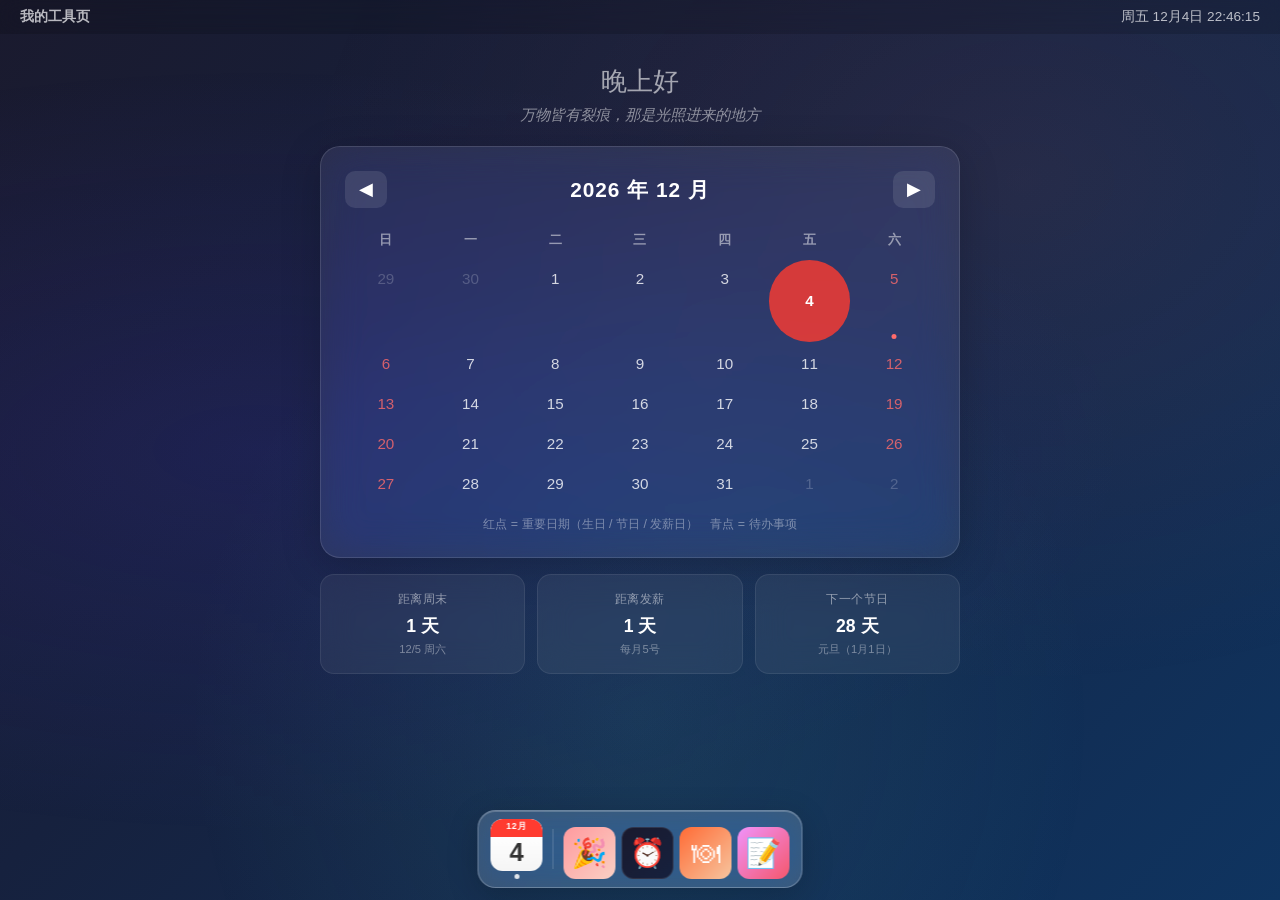
<file: index.html>
<!DOCTYPE html>
<html lang="zh">
<head>
<meta charset="UTF-8">
<meta name="viewport" content="width=device-width, initial-scale=1.0">
<title>日历 - 我的工具页</title>
<link rel="stylesheet" href="css/common.css">
<script src="js/favicon.js"></script>
<style>
  body {
    background: linear-gradient(135deg, #1a1a2e 0%, #16213e 40%, #0f3460 100%);
    display: flex;
    flex-direction: column;
    align-items: center;
  }

  /* Desktop wallpaper vibe */
  body::before {
    content: '';
    position: fixed;
    top: 0; left: 0; right: 0; bottom: 0;
    background:
      radial-gradient(ellipse at 20% 50%, rgba(72,49,212,0.15) 0%, transparent 60%),
      radial-gradient(ellipse at 80% 20%, rgba(255,107,107,0.08) 0%, transparent 50%),
      radial-gradient(ellipse at 50% 80%, rgba(78,205,196,0.1) 0%, transparent 50%);
    z-index: -1;
  }

  .top-bar {
    width: 100%;
    padding: 8px 20px;
    display: flex;
    justify-content: space-between;
    align-items: center;
    font-size: 0.85rem;
    opacity: 0.7;
    background: rgba(0,0,0,0.2);
    backdrop-filter: blur(10px);
  }

  .top-bar-left { font-weight: 600; }

  .page-title {
    margin: 30px 0 6px;
    font-size: 1.6rem;
    font-weight: 300;
    opacity: 0.6;
    text-align: center;
  }

  .quote {
    font-size: 0.95rem;
    opacity: 0.5;
    margin-bottom: 20px;
    text-align: center;
    font-style: italic;
  }

  /* Calendar widget */
  .calendar-widget {
    width: 94%;
    max-width: 640px;
    background: rgba(255,255,255,0.08);
    backdrop-filter: blur(20px) saturate(150%);
    -webkit-backdrop-filter: blur(20px) saturate(150%);
    border: 1px solid rgba(255,255,255,0.12);
    border-radius: 20px;
    padding: 24px;
    box-shadow: 0 8px 40px rgba(0,0,0,0.2);
  }

  .cal-nav {
    display: flex;
    align-items: center;
    justify-content: space-between;
    margin-bottom: 16px;
  }

  .cal-nav button {
    background: rgba(255,255,255,0.1);
    border: none;
    color: #fff;
    font-size: 1.1rem;
    padding: 8px 14px;
    border-radius: 10px;
    cursor: pointer;
    transition: background 0.2s;
  }

  .cal-nav button:hover { background: rgba(255,255,255,0.2); }

  .month-label {
    font-size: 1.3rem;
    font-weight: 600;
    letter-spacing: 1px;
  }

  .cal-grid {
    display: grid;
    grid-template-columns: repeat(7, 1fr);
    gap: 3px;
  }

  .cal-header {
    text-align: center;
    font-weight: 600;
    font-size: 0.8rem;
    padding: 8px 0;
    opacity: 0.5;
    text-transform: uppercase;
  }

  .cal-day {
    text-align: center;
    padding: 10px 0;
    border-radius: 12px;
    font-size: 0.95rem;
    position: relative;
    transition: background 0.2s;
    color: rgba(255,255,255,0.8);
  }

  .cal-day:not(.empty):hover {
    background: rgba(255,255,255,0.1);
    cursor: pointer;
  }

  .cal-day.today {
    background: rgba(255,59,48,0.8);
    color: #fff;
    font-weight: 700;
    border-radius: 50%;
    aspect-ratio: 1;
    display: flex;
    align-items: center;
    justify-content: center;
  }

  .cal-day.has-event::after {
    content: '';
    display: block;
    width: 5px;
    height: 5px;
    background: #ff6b6b;
    border-radius: 50%;
    position: absolute;
    bottom: 3px;
    left: 50%;
    transform: translateX(-50%);
  }

  .cal-day.today.has-event::after {
    background: #fff;
  }

  .cal-day.has-todo::before {
    content: '';
    display: block;
    width: 5px;
    height: 5px;
    background: #4ecdc4;
    border-radius: 50%;
    position: absolute;
    bottom: 3px;
    left: 50%;
    transform: translateX(-50%);
  }

  /* Both dots on the same day: place them side by side */
  .cal-day.has-event.has-todo::after {
    left: calc(50% - 7px);
    transform: none;
  }

  .cal-day.has-event.has-todo::before {
    left: calc(50% + 2px);
    transform: none;
  }

  .cal-day.other-month {
    opacity: 0.25;
  }

  .cal-day.weekend {
    color: rgba(255,107,107,0.8);
  }

  .cal-day.today.weekend {
    color: #fff;
  }

  .legend {
    margin-top: 14px;
    font-size: 0.78rem;
    opacity: 0.4;
    text-align: center;
  }

  /* Today info card */
  .today-info {
    width: 94%;
    max-width: 640px;
    margin-top: 16px;
    display: flex;
    gap: 12px;
  }

  .info-card {
    flex: 1;
    background: rgba(255,255,255,0.06);
    backdrop-filter: blur(16px);
    border: 1px solid rgba(255,255,255,0.08);
    border-radius: 14px;
    padding: 16px;
    text-align: center;
  }

  .info-card .info-label {
    font-size: 0.75rem;
    opacity: 0.5;
    margin-bottom: 6px;
    text-transform: uppercase;
    letter-spacing: 0.5px;
  }

  .info-card .info-value {
    font-size: 1.1rem;
    font-weight: 600;
  }

  .info-card .info-sub {
    font-size: 0.7rem;
    opacity: 0.4;
    margin-top: 4px;
  }

  @media (max-width: 600px) {
    .calendar-widget { padding: 16px; }
    .cal-day { padding: 8px 0; font-size: 0.85rem; }
    .today-info { flex-direction: column; }
    .page-title { font-size: 1.3rem; }
  }
</style>
</head>
<body>

<div class="top-bar">
  <span class="top-bar-left">我的工具页</span>
  <span id="topBarTime"></span>
</div>

<div class="page-title" id="greeting"></div>
<div class="quote" id="quote"></div>

<div class="calendar-widget">
  <div class="cal-nav">
    <button id="prev">&#9664;</button>
    <div class="month-label" id="monthLabel"></div>
    <button id="next">&#9654;</button>
  </div>
  <div class="cal-grid" id="calGrid"></div>
  <div class="legend">红点 = 重要日期（生日 / 节日 / 发薪日）　青点 = 待办事项</div>
</div>

<div class="today-info">
  <div class="info-card">
    <div class="info-label">距离周末</div>
    <div class="info-value" id="weekendCount"></div>
    <div class="info-sub" id="weekendDate"></div>
  </div>
  <div class="info-card">
    <div class="info-label">距离发薪</div>
    <div class="info-value" id="salaryCount"></div>
    <div class="info-sub">每月5号</div>
  </div>
  <div class="info-card">
    <div class="info-label">下一个节日</div>
    <div class="info-value" id="nextEventCount"></div>
    <div class="info-sub" id="nextEventName"></div>
  </div>
</div>

<script src="js/quotes.js"></script>
<script src="js/countdown.js"></script>
<script src="js/dock.js"></script>
<script>
  // Greeting
  const hour = new Date().getHours();
  const greetings = hour < 6 ? '夜深了，注意休息' : hour < 12 ? '早上好' : hour < 18 ? '下午好' : '晚上好';
  document.getElementById("greeting").textContent = greetings;
  getRandomQuoteAsync().then(q => document.getElementById("quote").textContent = q);

  // Top bar time
  function updateTopTime() {
    const now = new Date();
    const weekNames = ["周日","周一","周二","周三","周四","周五","周六"];
    document.getElementById("topBarTime").textContent =
      `${weekNames[now.getDay()]} ${now.getMonth()+1}月${now.getDate()}日 ${now.toLocaleTimeString("zh-CN",{hour12:false})}`;
  }
  updateTopTime();
  setInterval(updateTopTime, 1000);

  // Calendar
  let currentYear, currentMonth;

  function getEventDays(year, month) {
    const days = new Set();
    if (month >= 0) days.add(5);
    COUNTDOWN_EVENTS.forEach(evt => {
      const d = evt.getDate();
      if (d.getFullYear() === year && d.getMonth() === month) {
        days.add(d.getDate());
      }
    });
    return days;
  }

  // Days in this month that have undone todos (from todo.html's localStorage)
  function getTodoDays(year, month) {
    const map = new Map(); // day -> [todo texts]
    let todos = [];
    try { todos = JSON.parse(localStorage.getItem("calendar_todos")) || []; }
    catch { /* ignore */ }
    todos.forEach(t => {
      if (t.done || !t.date) return;
      const [y, m, d] = t.date.split("-").map(Number);
      if (y === year && m === month + 1) {
        if (!map.has(d)) map.set(d, []);
        map.get(d).push(t.text);
      }
    });
    return map;
  }

  function renderCalendar(year, month) {
    currentYear = year;
    currentMonth = month;

    const grid = document.getElementById("calGrid");
    const label = document.getElementById("monthLabel");
    label.textContent = `${year} 年 ${month + 1} 月`;

    const headers = ["日","一","二","三","四","五","六"];
    let html = headers.map(h => `<div class="cal-header">${h}</div>`).join("");

    const firstDay = new Date(year, month, 1).getDay();
    const daysInMonth = new Date(year, month + 1, 0).getDate();
    const prevDays = new Date(year, month, 0).getDate();
    const today = new Date();
    const eventDays = getEventDays(year, month);
    const todoDays = getTodoDays(year, month);

    // Previous month trailing days
    for (let i = firstDay - 1; i >= 0; i--) {
      html += `<div class="cal-day other-month">${prevDays - i}</div>`;
    }

    // Current month days
    for (let d = 1; d <= daysInMonth; d++) {
      const isToday = (year === today.getFullYear() && month === today.getMonth() && d === today.getDate());
      const hasEvent = eventDays.has(d);
      const dayOfWeek = new Date(year, month, d).getDay();
      const isWeekend = dayOfWeek === 0 || dayOfWeek === 6;
      const classes = ["cal-day"];
      if (isToday) classes.push("today");
      if (hasEvent) classes.push("has-event");
      if (isWeekend) classes.push("weekend");
      const todos = todoDays.get(d);
      if (todos) classes.push("has-todo");
      const title = todos ? ` title="待办：${todos.join("、").replace(/"/g, "&quot;")}"` : "";
      html += `<div class="${classes.join(" ")}"${title}>${d}</div>`;
    }

    // Next month leading days
    const totalCells = firstDay + daysInMonth;
    const remaining = (7 - totalCells % 7) % 7;
    for (let i = 1; i <= remaining; i++) {
      html += `<div class="cal-day other-month">${i}</div>`;
    }

    grid.innerHTML = html;
  }

  document.getElementById("prev").addEventListener("click", () => {
    let m = currentMonth - 1, y = currentYear;
    if (m < 0) { m = 11; y--; }
    renderCalendar(y, m);
  });

  document.getElementById("next").addEventListener("click", () => {
    let m = currentMonth + 1, y = currentYear;
    if (m > 11) { m = 0; y++; }
    renderCalendar(y, m);
  });

  const now = new Date();
  renderCalendar(now.getFullYear(), now.getMonth());

  // Info cards
  function updateInfoCards() {
    const now = new Date();

    // Weekend
    const weekend = nextWeekend();
    const wDiff = Math.ceil((weekend - now) / (1000*60*60*24));
    document.getElementById("weekendCount").textContent = wDiff <= 0 ? '今天!' : `${wDiff} 天`;
    const weekNames = ["周日","周一","周二","周三","周四","周五","周六"];
    document.getElementById("weekendDate").textContent =
      `${weekend.getMonth()+1}/${weekend.getDate()} ${weekNames[weekend.getDay()]}`;

    // Salary
    const salary = nextSalary();
    const sDiff = Math.ceil((salary - now) / (1000*60*60*24));
    document.getElementById("salaryCount").textContent = sDiff <= 0 ? '今天!' : `${sDiff} 天`;

    // Next event (skip weekend and salary)
    let closest = null;
    let closestName = '';
    COUNTDOWN_EVENTS.forEach(evt => {
      if (evt.id === 'weekend' || evt.id === 'salary') return;
      const d = evt.getDate();
      if (!closest || d < closest) {
        closest = d;
        closestName = evt.title;
      }
    });
    if (closest) {
      const eDiff = Math.ceil((closest - now) / (1000*60*60*24));
      document.getElementById("nextEventCount").textContent = eDiff <= 0 ? '今天!' : `${eDiff} 天`;
      document.getElementById("nextEventName").textContent = closestName;
    }
  }
  updateInfoCards();

  // Dock
  renderDock('calendar');
</script>

</body>
</html>
</file>
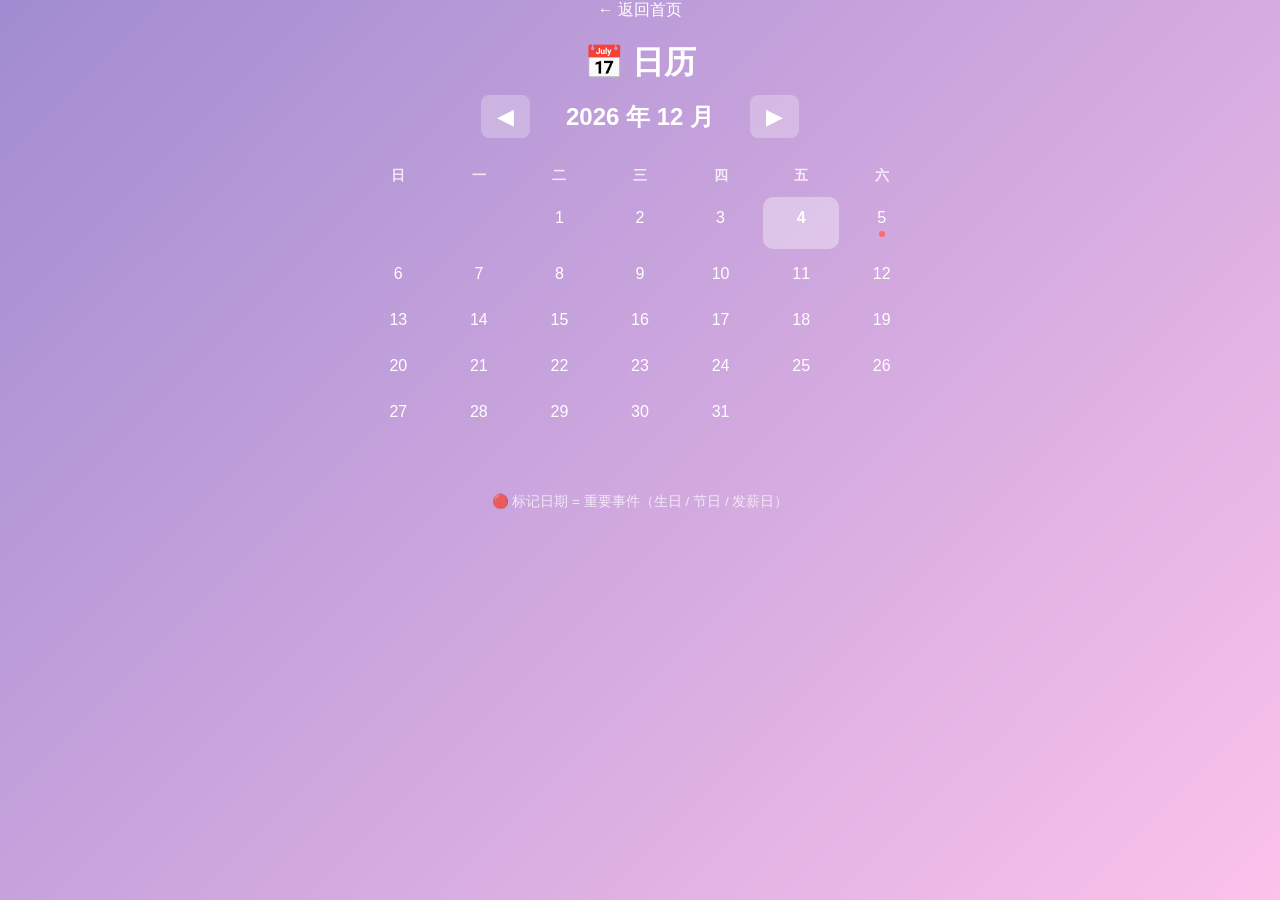
<file: calendar.html>
<!DOCTYPE html>
<html lang="zh">
<head>
<meta charset="UTF-8">
<meta name="viewport" content="width=device-width, initial-scale=1.0">
<title>日历</title>
<link rel="stylesheet" href="css/common.css">
<style>
  body {
    background: linear-gradient(135deg, #a18cd1, #fbc2eb);
    display: flex;
    flex-direction: column;
    align-items: center;
  }

  @media (prefers-color-scheme: dark) {
    body { background: linear-gradient(135deg, #3a3153, #4d3a48); }
  }

  h1 { margin: 20px 0 10px; font-size: 2rem; }

  .cal-nav {
    display: flex;
    align-items: center;
    gap: 20px;
    margin-bottom: 20px;
  }

  .cal-nav button {
    background: rgba(255,255,255,0.25);
    border: none;
    color: #fff;
    font-size: 1.4rem;
    padding: 8px 16px;
    border-radius: 8px;
    cursor: pointer;
    transition: background 0.2s;
  }

  .cal-nav button:hover { background: rgba(255,255,255,0.4); }
  .cal-nav .month-label { font-size: 1.5rem; font-weight: 600; min-width: 180px; text-align: center; }

  .cal-grid {
    display: grid;
    grid-template-columns: repeat(7, 1fr);
    gap: 4px;
    width: 90%;
    max-width: 560px;
    margin-bottom: 50px;
  }

  .cal-header {
    text-align: center;
    font-weight: 700;
    font-size: 0.9rem;
    padding: 8px 0;
    opacity: 0.8;
  }

  .cal-day {
    text-align: center;
    padding: 12px 0;
    border-radius: 10px;
    font-size: 1rem;
    position: relative;
    transition: background 0.2s;
  }

  .cal-day:not(.empty):hover { background: rgba(255,255,255,0.2); cursor: pointer; }
  .cal-day.today { background: rgba(255,255,255,0.35); font-weight: 700; }
  .cal-day.has-event::after {
    content: '';
    display: block;
    width: 6px; height: 6px;
    background: #ff6b6b;
    border-radius: 50%;
    margin: 4px auto 0;
  }

  .legend {
    margin-top: 10px;
    font-size: 0.85rem;
    opacity: 0.75;
    text-align: center;
  }
</style>
</head>
<body>

<a class="back-link" href="index.html">← 返回首页</a>

<h1>📅 日历</h1>

<div class="cal-nav">
  <button id="prev">◀</button>
  <div class="month-label" id="monthLabel"></div>
  <button id="next">▶</button>
</div>

<div class="cal-grid" id="calGrid"></div>
<div class="legend">🔴 标记日期 = 重要事件（生日 / 节日 / 发薪日）</div>

<script src="js/countdown.js"></script>
<script>
  let currentYear, currentMonth;

  // 从 COUNTDOWN_EVENTS 生成每月重要日期
  function getEventDays(year, month) {
    const days = new Set();
    // 每月5号发薪
    if (month >= 0) days.add(5);
    // 遍历倒计时事件
    COUNTDOWN_EVENTS.forEach(evt => {
      const d = evt.getDate();
      if (d.getFullYear() === year && d.getMonth() === month) {
        days.add(d.getDate());
      }
    });
    return days;
  }

  function renderCalendar(year, month) {
    currentYear = year;
    currentMonth = month;

    const grid = document.getElementById("calGrid");
    const label = document.getElementById("monthLabel");
    label.textContent = `${year} 年 ${month + 1} 月`;

    const headers = ["日", "一", "二", "三", "四", "五", "六"];
    let html = headers.map(h => `<div class="cal-header">${h}</div>`).join("");

    const firstDay = new Date(year, month, 1).getDay();
    const daysInMonth = new Date(year, month + 1, 0).getDate();
    const today = new Date();
    const eventDays = getEventDays(year, month);

    for (let i = 0; i < firstDay; i++) {
      html += `<div class="cal-day empty"></div>`;
    }

    for (let d = 1; d <= daysInMonth; d++) {
      const isToday = (year === today.getFullYear() && month === today.getMonth() && d === today.getDate());
      const hasEvent = eventDays.has(d);
      const classes = ["cal-day"];
      if (isToday) classes.push("today");
      if (hasEvent) classes.push("has-event");
      html += `<div class="${classes.join(" ")}">${d}</div>`;
    }

    grid.innerHTML = html;
  }

  document.getElementById("prev").addEventListener("click", () => {
    let m = currentMonth - 1, y = currentYear;
    if (m < 0) { m = 11; y--; }
    renderCalendar(y, m);
  });

  document.getElementById("next").addEventListener("click", () => {
    let m = currentMonth + 1, y = currentYear;
    if (m > 11) { m = 0; y++; }
    renderCalendar(y, m);
  });

  const now = new Date();
  renderCalendar(now.getFullYear(), now.getMonth());
</script>

</body>
</html>
</file>
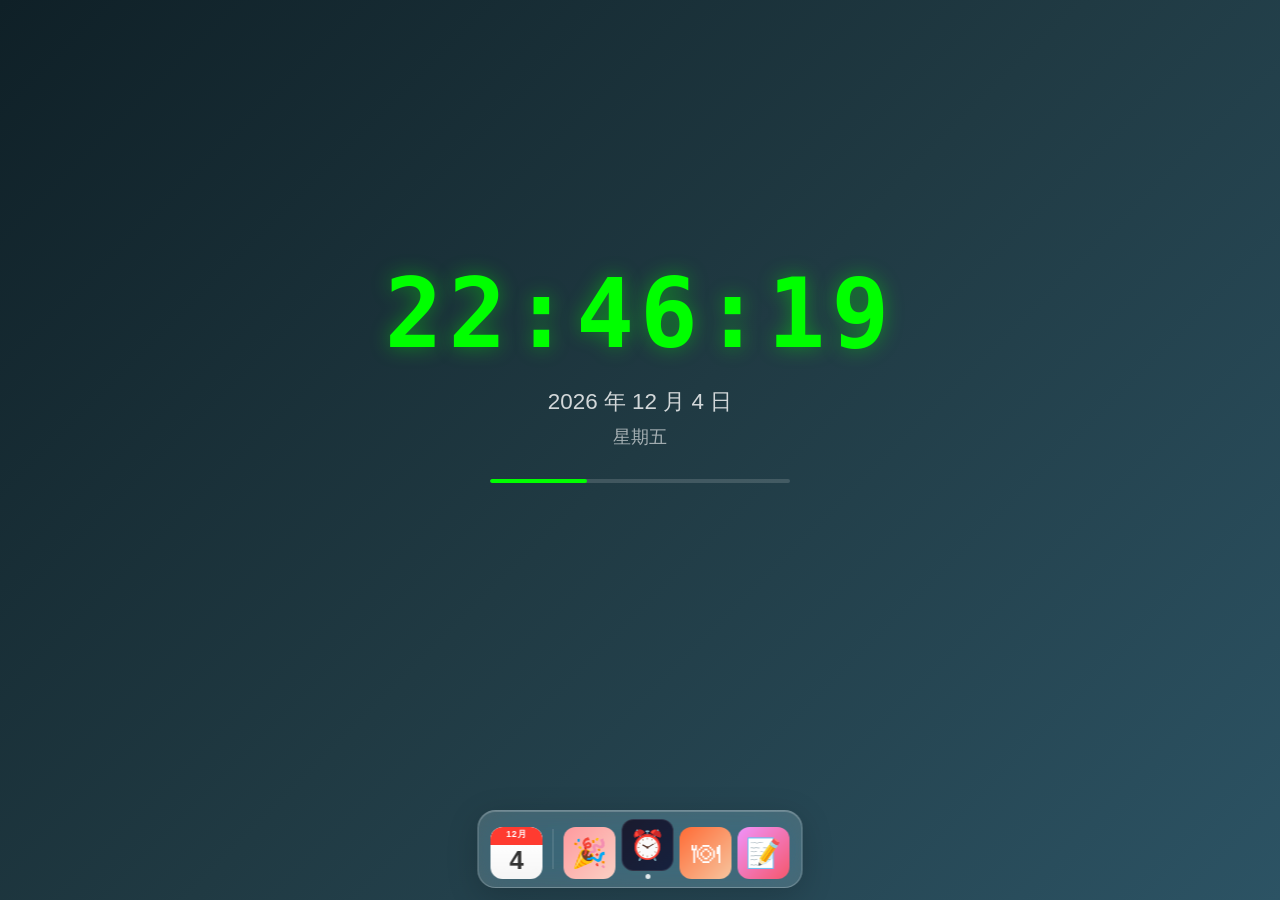
<file: clock.html>
<!DOCTYPE html>
<html lang="zh">
<head>
<meta charset="UTF-8">
<meta name="viewport" content="width=device-width, initial-scale=1.0">
<title>时钟</title>
<link rel="stylesheet" href="css/common.css">
<script src="js/favicon.js"></script>
<style>
  body {
    background: linear-gradient(135deg, #0f2027, #203a43, #2c5364);
    display: flex;
    flex-direction: column;
    align-items: center;
    justify-content: center;
  }

  .clock-container {
    text-align: center;
    margin-top: -60px;
  }

  .time {
    font-family: monospace;
    font-size: 6rem;
    font-weight: 700;
    letter-spacing: 6px;
    color: #0f0;
    text-shadow: 0 0 20px rgba(0,255,0,0.4);
  }

  .date-info {
    font-size: 1.4rem;
    margin-top: 16px;
    opacity: 0.8;
  }

  .week-info {
    font-size: 1.1rem;
    margin-top: 8px;
    opacity: 0.6;
  }

  .seconds-bar {
    width: 300px;
    height: 4px;
    background: rgba(255,255,255,0.15);
    border-radius: 2px;
    margin: 30px auto 0;
    overflow: hidden;
  }

  .seconds-bar .fill {
    height: 100%;
    background: #0f0;
    border-radius: 2px;
    transition: width 1s linear;
  }

  @media (max-width: 600px) {
    .time { font-size: 3.5rem; }
  }
</style>
</head>
<body>


<div class="clock-container">
  <div class="time" id="time">00:00:00</div>
  <div class="date-info" id="dateInfo"></div>
  <div class="week-info" id="weekInfo"></div>
  <div class="seconds-bar"><div class="fill" id="secBar"></div></div>
</div>

<script>
  const WEEK_NAMES = ["星期日", "星期一", "星期二", "星期三", "星期四", "星期五", "星期六"];

  function update() {
    const now = new Date();
    document.getElementById("time").innerText = now.toLocaleTimeString("zh-CN", { hour12: false });
    document.getElementById("dateInfo").innerText =
      `${now.getFullYear()} 年 ${now.getMonth() + 1} 月 ${now.getDate()} 日`;
    document.getElementById("weekInfo").innerText = WEEK_NAMES[now.getDay()];
    document.getElementById("secBar").style.width = ((now.getSeconds() / 59) * 100) + "%";
  }

  update();
  setInterval(update, 1000);
</script>
<script src="js/dock.js"></script>
<script>renderDock('clock');</script>

</body>
</html>
</file>
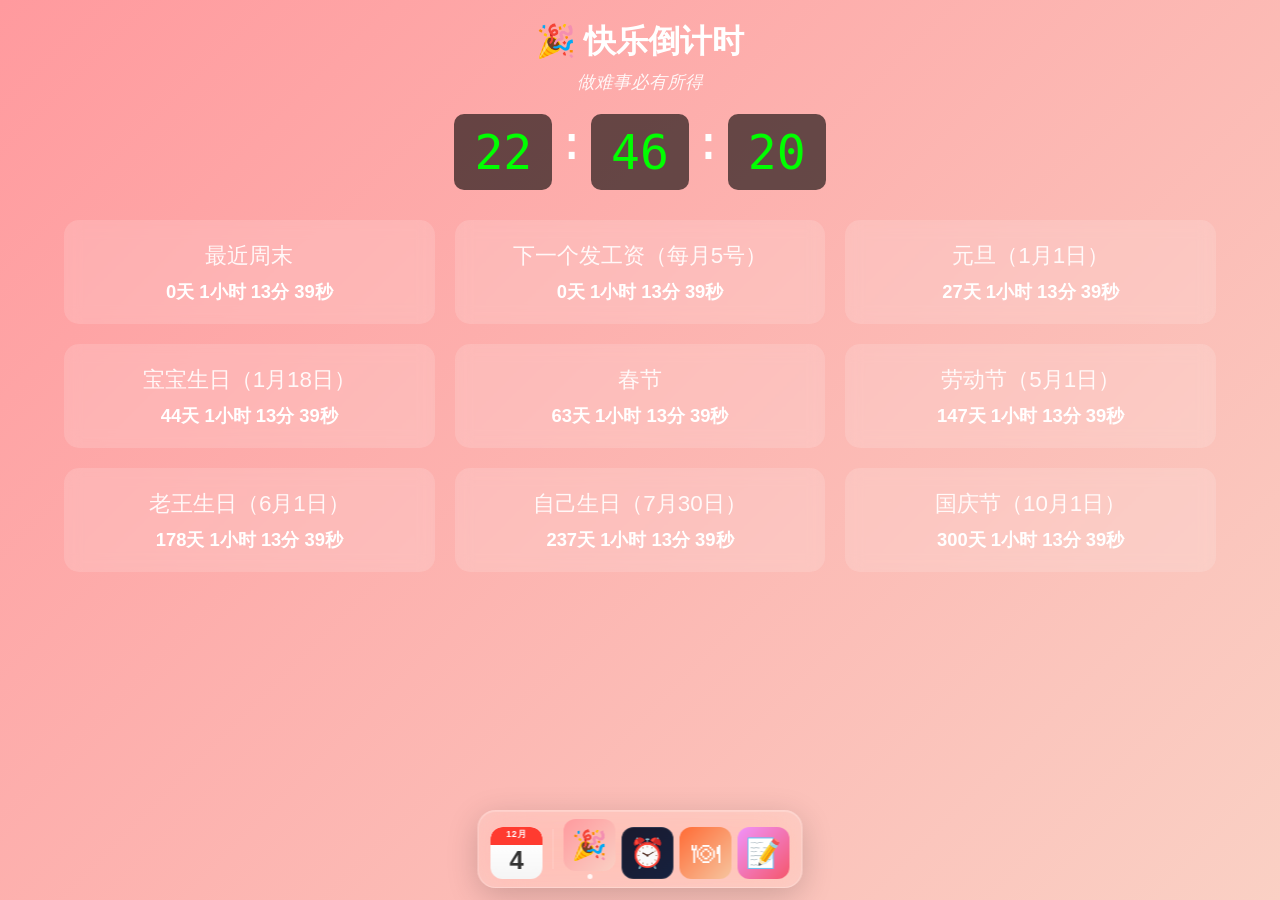
<file: countdown.html>
<!DOCTYPE html>
<html lang="zh">
<head>
<meta charset="UTF-8">
<meta name="viewport" content="width=device-width, initial-scale=1.0">
<title>快乐倒计时</title>
<link rel="stylesheet" href="css/common.css">
<script src="js/favicon.js"></script>
<style>
  body {
    background: linear-gradient(135deg, #ff9a9e, #fad0c4);
    display: flex;
    flex-direction: column;
    align-items: center;
  }

  body::after {
    content: '';
    position: fixed;
    top: 0; left: 0; width: 100%; height: 100%;
    background: url('https://images.unsplash.com/photo-1506744038136-46273834b3fb?auto=format&fit=crop&w=1950&q=80') center/cover no-repeat;
    opacity: 0.15;
    z-index: -1;
    animation: fadebg 10s ease-in-out infinite alternate;
  }

  @keyframes fadebg {
    0%   { opacity: 0.1; }
    50%  { opacity: 0.2; }
    100% { opacity: 0.1; }
  }

  @media (prefers-color-scheme: dark) {
    body { background: linear-gradient(135deg, #4d2f31, #52413a); }
  }

  h1 { margin: 20px 0 6px; font-size: 2rem; text-align: center; }

  .quote {
    font-size: 1.1rem;
    margin-bottom: 20px;
    text-align: center;
    font-style: italic;
    opacity: 0.9;
  }

  /* 翻页时钟 */
  .clock {
    display: flex;
    justify-content: center;
    font-family: monospace;
    font-size: 3rem;
    margin-bottom: 30px;
  }

  .flip-card {
    background: rgba(0,0,0,0.6);
    color: #0f0;
    padding: 10px 20px;
    margin: 0 5px;
    border-radius: 10px;
  }

  /* 卡片网格 */
  .container {
    display: grid;
    grid-template-columns: repeat(auto-fit, minmax(280px, 1fr));
    gap: 20px;
    width: 90%;
    max-width: 1200px;
    margin-bottom: 50px;
  }

  .card {
    background: rgba(255,255,255,0.15);
    backdrop-filter: blur(8px);
    padding: 20px;
    border-radius: 15px;
    text-align: center;
    transition: transform 0.3s;
  }

  .card:hover { transform: translateY(-5px) scale(1.03); }
  .card-title { font-size: 1.4rem; margin-bottom: 8px; opacity: 0.9; }
  .card-countdown { font-size: 1.15rem; font-weight: bold; }

  @media (max-width: 600px) {
    .clock { font-size: 2rem; }
    .card-title { font-size: 1.1rem; }
    .card-countdown { font-size: 0.95rem; }
  }
</style>
</head>
<body>


<h1>🎉 快乐倒计时</h1>
<div class="quote" id="quote"></div>

<div class="clock">
  <div class="flip-card"><span id="hour">00</span></div>:
  <div class="flip-card"><span id="minute">00</span></div>:
  <div class="flip-card"><span id="second">00</span></div>
</div>

<div class="container" id="cards"></div>

<script src="js/quotes.js"></script>
<script src="js/countdown.js"></script>
<script src="js/dock.js"></script>
<script>
  // 励志语
  getRandomQuoteAsync().then(q => document.getElementById("quote").innerText = q);

  // 动态生成卡片（基于 COUNTDOWN_EVENTS 配置）
  const container = document.getElementById("cards");
  COUNTDOWN_EVENTS.forEach(evt => {
    container.innerHTML += `
      <div class="card">
        <div class="card-title">${evt.title}</div>
        <div class="card-countdown" id="${evt.id}"></div>
      </div>`;
  });

  // 时钟
  function updateClock() {
    const now = new Date();
    document.getElementById("hour").innerText = String(now.getHours()).padStart(2, '0');
    document.getElementById("minute").innerText = String(now.getMinutes()).padStart(2, '0');
    document.getElementById("second").innerText = String(now.getSeconds()).padStart(2, '0');
  }

  // 倒计时
  function updateCountdowns() {
    const now = new Date();
    COUNTDOWN_EVENTS.forEach(evt => {
      const el = document.getElementById(evt.id);
      if (el) el.innerText = formatCountdown(evt.getDate() - now);
    });
  }

  updateClock();
  updateCountdowns();
  setInterval(updateClock, 1000);
  setInterval(updateCountdowns, 1000);
</script>
<script>renderDock('countdown');</script>

</body>
</html>
</file>
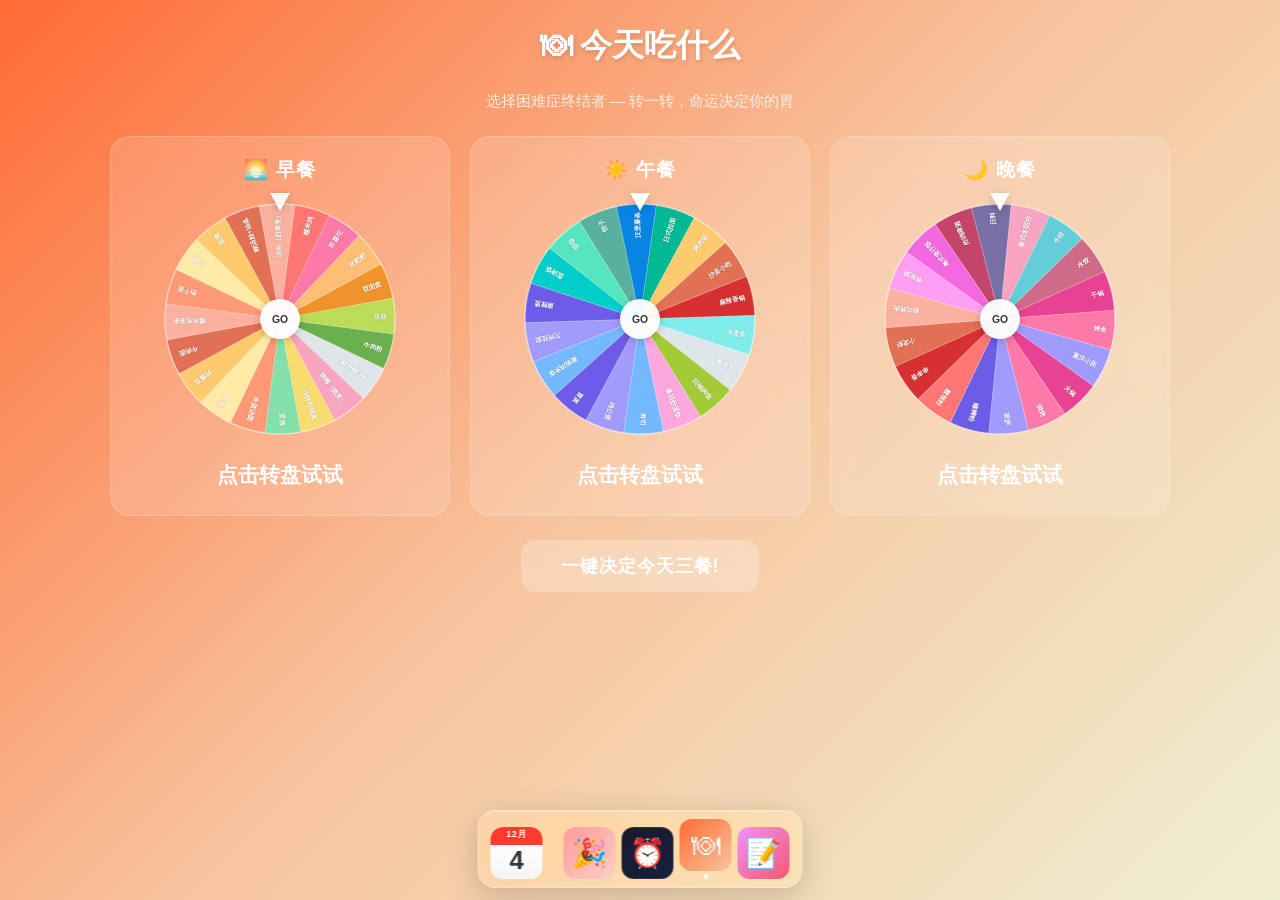
<file: food.html>
<!DOCTYPE html>
<html lang="zh">
<head>
<meta charset="UTF-8">
<meta name="viewport" content="width=device-width, initial-scale=1.0">
<title>今天吃什么</title>
<link rel="stylesheet" href="css/common.css">
<script src="js/favicon.js"></script>
<style>
  body {
    background: linear-gradient(135deg, #ff6b35, #f7c59f, #efefd0);
    display: flex;
    flex-direction: column;
    align-items: center;
  }

  h1 {
    margin: 24px 0 8px;
    font-size: 2rem;
    text-shadow: 1px 2px 4px rgba(0,0,0,0.15);
  }

  .subtitle {
    opacity: 0.8;
    font-size: 0.95rem;
    margin-bottom: 24px;
  }

  .wheels {
    display: flex;
    gap: 20px;
    flex-wrap: wrap;
    justify-content: center;
    width: 94%;
    max-width: 1100px;
  }

  .wheel-card {
    flex: 1;
    min-width: 280px;
    max-width: 340px;
    background: rgba(255,255,255,0.15);
    backdrop-filter: blur(16px);
    -webkit-backdrop-filter: blur(16px);
    border: 1px solid rgba(255,255,255,0.2);
    border-radius: 20px;
    padding: 20px;
    display: flex;
    flex-direction: column;
    align-items: center;
  }

  .wheel-title {
    font-size: 1.2rem;
    font-weight: 700;
    margin-bottom: 16px;
    letter-spacing: 1px;
  }

  /* Canvas wheel */
  .wheel-container {
    position: relative;
    width: 240px;
    height: 240px;
    margin-bottom: 16px;
  }

  .wheel-container canvas {
    width: 240px;
    height: 240px;
  }

  /* Center pointer */
  .wheel-pointer {
    position: absolute;
    top: 50%;
    left: 50%;
    transform: translate(-50%, -50%);
    width: 40px;
    height: 40px;
    background: rgba(255,255,255,0.95);
    border-radius: 50%;
    box-shadow: 0 2px 10px rgba(0,0,0,0.2);
    display: flex;
    align-items: center;
    justify-content: center;
    font-size: 0.65rem;
    font-weight: 700;
    color: #333;
    cursor: pointer;
    z-index: 2;
    transition: transform 0.15s;
  }

  .wheel-pointer:hover {
    transform: translate(-50%, -50%) scale(1.1);
  }

  .wheel-pointer:active {
    transform: translate(-50%, -50%) scale(0.95);
  }

  /* Top arrow indicator */
  .wheel-arrow {
    position: absolute;
    top: -6px;
    left: 50%;
    transform: translateX(-50%);
    width: 0;
    height: 0;
    border-left: 10px solid transparent;
    border-right: 10px solid transparent;
    border-top: 18px solid rgba(255,255,255,0.95);
    filter: drop-shadow(0 2px 4px rgba(0,0,0,0.2));
    z-index: 3;
  }

  .result {
    font-size: 1.3rem;
    font-weight: 700;
    min-height: 40px;
    display: flex;
    align-items: center;
    justify-content: center;
    text-align: center;
    transition: all 0.3s;
  }

  .result {
    flex-direction: column;
  }

  .result .result-price {
    font-size: 0.8rem;
    font-weight: 500;
    opacity: 0.75;
    margin-top: 2px;
  }

  .result.pop {
    animation: popIn 0.4s cubic-bezier(0.34, 1.56, 0.64, 1);
  }

  @keyframes popIn {
    0% { transform: scale(0.5); opacity: 0; }
    100% { transform: scale(1); opacity: 1; }
  }

  /* Spin all button */
  .spin-all-btn {
    margin: 24px 0 10px;
    padding: 14px 40px;
    border: none;
    border-radius: 14px;
    background: rgba(255,255,255,0.25);
    backdrop-filter: blur(10px);
    color: #fff;
    font-size: 1.1rem;
    font-weight: 600;
    cursor: pointer;
    transition: all 0.2s;
    letter-spacing: 1px;
  }

  .spin-all-btn:hover {
    background: rgba(255,255,255,0.4);
    transform: translateY(-2px);
  }

  .spin-all-btn:active {
    transform: translateY(0);
  }

  .spin-all-btn:disabled {
    opacity: 0.5;
    cursor: not-allowed;
    transform: none;
  }

  /* Final result banner */
  .final-result {
    margin-top: 10px;
    padding: 16px 28px;
    background: rgba(255,255,255,0.12);
    backdrop-filter: blur(10px);
    border: 1px solid rgba(255,255,255,0.15);
    border-radius: 14px;
    font-size: 1rem;
    text-align: center;
    line-height: 1.8;
    opacity: 0;
    transition: opacity 0.4s;
  }

  .final-result.show {
    opacity: 1;
  }

  /* History panel */
  .history-panel {
    margin-top: 14px;
    padding: 12px 24px;
    background: rgba(255,255,255,0.1);
    backdrop-filter: blur(10px);
    border: 1px solid rgba(255,255,255,0.12);
    border-radius: 12px;
    font-size: 0.85rem;
    text-align: center;
    line-height: 1.9;
    max-width: 90%;
  }

  .history-panel .history-title {
    font-weight: 700;
    opacity: 0.85;
  }

  .history-panel .history-note {
    font-size: 0.75rem;
    opacity: 0.6;
  }

  @media (prefers-color-scheme: dark) {
    body { background: linear-gradient(135deg, #3d2317, #4a3524, #33301f); }
  }

  @media (max-width: 700px) {
    .wheels { flex-direction: column; align-items: center; }
    .wheel-card { max-width: 320px; }
    .wheel-container { width: 200px; height: 200px; }
    .wheel-container canvas { width: 200px; height: 200px; }
  }
</style>
</head>
<body>

<h1>🍽 今天吃什么</h1>
<p class="subtitle">选择困难症终结者 — 转一转，命运决定你的胃</p>

<div class="wheels">
  <div class="wheel-card">
    <div class="wheel-title">🌅 早餐</div>
    <div class="wheel-container">
      <canvas id="wheel-breakfast" width="480" height="480"></canvas>
      <div class="wheel-arrow"></div>
      <div class="wheel-pointer" onclick="spinWheel('breakfast')">GO</div>
    </div>
    <div class="result" id="result-breakfast">点击转盘试试</div>
  </div>

  <div class="wheel-card">
    <div class="wheel-title">☀️ 午餐</div>
    <div class="wheel-container">
      <canvas id="wheel-lunch" width="480" height="480"></canvas>
      <div class="wheel-arrow"></div>
      <div class="wheel-pointer" onclick="spinWheel('lunch')">GO</div>
    </div>
    <div class="result" id="result-lunch">点击转盘试试</div>
  </div>

  <div class="wheel-card">
    <div class="wheel-title">🌙 晚餐</div>
    <div class="wheel-container">
      <canvas id="wheel-dinner" width="480" height="480"></canvas>
      <div class="wheel-arrow"></div>
      <div class="wheel-pointer" onclick="spinWheel('dinner')">GO</div>
    </div>
    <div class="result" id="result-dinner">点击转盘试试</div>
  </div>
</div>

<button class="spin-all-btn" id="spinAllBtn" onclick="spinAll()">一键决定今天三餐!</button>
<div class="final-result" id="finalResult"></div>
<div class="history-panel" id="historyPanel" hidden></div>

<script src="js/dock.js"></script>
<script>
  // ===== Default food data (fallback) =====
  const DEFAULT_FOODS = {
    breakfast: ['热干面','豆皮','面窝','糊汤粉+油条','汤包（四季美）','糯米鸡','欢喜坨','米粑粑','苕面窝','豆丝','牛肉粉','鲜鱼糊汤粉','烧梅（烧麦）','油饼包烧麦','蛋酒','米酒汤圆','煎包','炸酱面','牛肉面','糯米包油条'],
    lunch: ['黄焖鸡米饭','兰州拉面','麻辣烫','盖浇饭','炒饭','饺子','汉堡薯条','日式拉面','烤肉饭','沙县小吃','麻辣香锅','水煮鱼','酸菜鱼','回锅肉饭','番茄炒蛋饭','寿司','鸡公煲','冒菜'],
    dinner: ['火锅','烧烤','披萨','螺蛳粉','酸辣粉','串串香','小龙虾','韩式烤肉','铁板烧','粤式煲仔饭','炸鸡啤酒','日料','泰式冬阴功','牛排','水饺','干锅','烤鱼','重庆小面']
  };

  // Color palette pool — auto-cycles based on item count
  const COLOR_POOLS = {
    breakfast: ['#FF9A76','#FFEAA7','#FDCB6E','#E17055','#FAB1A0','#FF7675','#FD79A8','#FFBE76','#F0932B','#BADC58','#6AB04C','#DFE6E9','#F8A5C2','#F7DC6F','#82E0AA'],
    lunch: ['#74B9FF','#A29BFE','#6C5CE7','#00CEC9','#55E6C1','#58B19F','#0984E3','#00B894','#FDCB6E','#E17055','#D63031','#81ECEC','#DFE6E9','#A3CB38','#FDA7DF'],
    dinner: ['#E84393','#FD79A8','#A29BFE','#6C5CE7','#FF7675','#D63031','#E17055','#FAB1A0','#FF9FF3','#F368E0','#C44569','#786FA6','#F8A5C2','#63CDDA','#CF6A87']
  };

  // name -> price string (e.g. '6-8 元'), filled while parsing foods.md
  const PRICES = {};

  /**
   * Parse docs/foods.md into { breakfast: [...], lunch: [...], dinner: [...] }
   * Reads food names from the first column and prices from the second column.
   * Sections are identified by ## headings containing 早餐/午餐/晚餐
   */
  function parseFoodsMd(text) {
    const result = { breakfast: [], lunch: [], dinner: [] };
    let current = null;

    const sectionMap = { '早餐': 'breakfast', '午餐': 'lunch', '晚餐': 'dinner' };

    for (const line of text.split('\n')) {
      const trimmed = line.trim();
      // Check for section header
      if (trimmed.startsWith('##')) {
        current = null;
        for (const [keyword, key] of Object.entries(sectionMap)) {
          if (trimmed.includes(keyword)) { current = key; break; }
        }
        continue;
      }
      // Parse table rows: | 食物名 | 价格 | ... | ... |
      // Skip header row (contains 食物) and separator row (contains ---)
      if (current && trimmed.startsWith('|') && !trimmed.includes('---')) {
        const cells = trimmed.split('|').map(c => c.trim()).filter(Boolean);
        if (cells.length > 0 && cells[0] !== '食物') {
          result[current].push(cells[0]);
          if (cells[1]) PRICES[cells[0]] = cells[1];
        }
      }
    }
    return result;
  }

  function priceOf(item) {
    return PRICES[item] || '';
  }

  // Parse '6-8 元' / '60-120 元/人' into [min, max]; null if no number found
  function priceRange(item) {
    const m = priceOf(item).match(/(\d+)(?:\s*-\s*(\d+))?/);
    if (!m) return null;
    const min = Number(m[1]);
    return [min, m[2] ? Number(m[2]) : min];
  }

  async function loadFoods() {
    try {
      const resp = await fetch('docs/foods.md');
      if (!resp.ok) throw new Error('fetch failed');
      const text = await resp.text();
      const parsed = parseFoodsMd(text);
      // Use parsed if it has items, otherwise fallback per category
      return {
        breakfast: parsed.breakfast.length > 0 ? parsed.breakfast : DEFAULT_FOODS.breakfast,
        lunch: parsed.lunch.length > 0 ? parsed.lunch : DEFAULT_FOODS.lunch,
        dinner: parsed.dinner.length > 0 ? parsed.dinner : DEFAULT_FOODS.dinner,
      };
    } catch {
      return DEFAULT_FOODS;
    }
  }

  function getColors(meal, count) {
    const pool = COLOR_POOLS[meal];
    return Array.from({ length: count }, (_, i) => pool[i % pool.length]);
  }

  // ===== History: record results, avoid repeats within AVOID_DAYS =====
  const HISTORY_KEY = 'calendar_food_history';
  const AVOID_DAYS = 3;
  const MEAL_NAMES = { breakfast: '早餐', lunch: '午餐', dinner: '晚餐' };

  function dateStr(d) {
    return `${d.getFullYear()}-${String(d.getMonth() + 1).padStart(2, '0')}-${String(d.getDate()).padStart(2, '0')}`;
  }

  function loadHistory() {
    try { return JSON.parse(localStorage.getItem(HISTORY_KEY)) || {}; }
    catch { return {}; }
  }

  function recordResult(meal, item) {
    const history = loadHistory();
    const today = dateStr(new Date());
    history[today] = history[today] || {};
    history[today][meal] = item;
    // Keep only the last 7 days
    const dates = Object.keys(history).sort();
    while (dates.length > 7) delete history[dates.shift()];
    localStorage.setItem(HISTORY_KEY, JSON.stringify(history));
    renderHistory();
  }

  // Items eaten in the past AVOID_DAYS days (today excluded, so re-spins today aren't blocked)
  function recentItems(meal) {
    const history = loadHistory();
    const avoid = new Set();
    const now = new Date();
    for (let i = 1; i <= AVOID_DAYS; i++) {
      const d = new Date(now.getFullYear(), now.getMonth(), now.getDate() - i);
      const entry = history[dateStr(d)];
      if (entry && entry[meal]) avoid.add(entry[meal]);
    }
    return avoid;
  }

  function renderHistory() {
    const panel = document.getElementById('historyPanel');
    const history = loadHistory();
    const now = new Date();
    const lines = [];
    for (let i = 1; i <= AVOID_DAYS; i++) {
      const d = new Date(now.getFullYear(), now.getMonth(), now.getDate() - i);
      const entry = history[dateStr(d)];
      if (!entry) continue;
      const meals = ['breakfast', 'lunch', 'dinner']
        .filter(m => entry[m])
        .map(m => `${MEAL_NAMES[m]} ${entry[m]}`)
        .join(' · ');
      lines.push(`${d.getMonth() + 1}/${d.getDate()}　${meals}`);
    }
    if (lines.length === 0) { panel.hidden = true; return; }
    panel.hidden = false;
    panel.innerHTML = `<div class="history-title">📋 最近吃过</div>${lines.join('<br>')}<br><span class="history-note">近 ${AVOID_DAYS} 天吃过的，转盘会自动避开</span>`;
  }

  // ===== Wheel state =====
  const wheels = {};
  let spinning = { breakfast: false, lunch: false, dinner: false };

  let FOODS = null;

  function initWheel(meal) {
    const canvas = document.getElementById(`wheel-${meal}`);
    const ctx = canvas.getContext('2d');
    const items = FOODS[meal];
    const colors = getColors(meal, items.length);

    wheels[meal] = {
      canvas, ctx, items, colors,
      rotation: Math.random() * Math.PI * 2,
      animId: null
    };

    drawWheel(meal);
  }

  function drawWheel(meal) {
    const { canvas, ctx, items, colors, rotation } = wheels[meal];
    const cx = canvas.width / 2;
    const cy = canvas.height / 2;
    const r = cx - 10;
    const count = items.length;
    const arc = (Math.PI * 2) / count;

    ctx.clearRect(0, 0, canvas.width, canvas.height);
    ctx.save();
    ctx.translate(cx, cy);
    ctx.rotate(rotation);

    items.forEach((item, i) => {
      const startAngle = i * arc;
      const endAngle = startAngle + arc;

      // Slice
      ctx.beginPath();
      ctx.moveTo(0, 0);
      ctx.arc(0, 0, r, startAngle, endAngle);
      ctx.closePath();
      ctx.fillStyle = colors[i % colors.length];
      ctx.fill();
      ctx.strokeStyle = 'rgba(255,255,255,0.3)';
      ctx.lineWidth = 1.5;
      ctx.stroke();

      // Text
      ctx.save();
      ctx.rotate(startAngle + arc / 2);
      ctx.textAlign = 'right';
      ctx.fillStyle = '#fff';
      ctx.shadowColor = 'rgba(0,0,0,0.3)';
      ctx.shadowBlur = 3;
      ctx.font = `bold ${count > 14 ? 13 : 15}px -apple-system, "Microsoft YaHei", sans-serif`;
      ctx.fillText(item, r - 16, 5);
      ctx.restore();
    });

    // Outer ring
    ctx.beginPath();
    ctx.arc(0, 0, r, 0, Math.PI * 2);
    ctx.strokeStyle = 'rgba(255,255,255,0.4)';
    ctx.lineWidth = 3;
    ctx.stroke();

    ctx.restore();
  }

  function spinWheel(meal) {
    if (spinning[meal]) return;
    spinning[meal] = true;

    const w = wheels[meal];
    const items = w.items;
    const count = items.length;
    const arc = (Math.PI * 2) / count;

    const startRotation = w.rotation;

    // Avoid items eaten in the past few days: aim the spin at an allowed slice.
    // Only applies when enough alternatives remain, so a tiny list still works.
    const avoid = recentItems(meal);
    const allowedIndices = items
      .map((item, i) => (avoid.has(item) ? -1 : i))
      .filter(i => i >= 0);

    let totalRotation;
    if (avoid.size > 0 && allowedIndices.length >= 2) {
      const targetIndex = allowedIndices[Math.floor(Math.random() * allowedIndices.length)];
      // Land the pointer (top = 3PI/2) inside the target slice, away from its edges
      const pointerAngle = 3 * Math.PI / 2;
      const desiredWheelAngle = targetIndex * arc + arc * (0.15 + Math.random() * 0.7);
      const desiredRotation = ((pointerAngle - desiredWheelAngle) % (Math.PI * 2) + Math.PI * 2) % (Math.PI * 2);
      const startNorm = ((startRotation % (Math.PI * 2)) + Math.PI * 2) % (Math.PI * 2);
      const delta = ((desiredRotation - startNorm) % (Math.PI * 2) + Math.PI * 2) % (Math.PI * 2);
      totalRotation = (5 + Math.floor(Math.random() * 3)) * Math.PI * 2 + delta;
    } else {
      // Spin 5-8 full turns + random extra angle
      totalRotation = (5 + Math.random() * 3) * Math.PI * 2 + Math.random() * Math.PI * 2;
    }
    const duration = 3000 + Math.random() * 1500;
    const startTime = performance.now();

    const resultEl = document.getElementById(`result-${meal}`);
    resultEl.classList.remove('pop');
    resultEl.textContent = '...';

    function animate(now) {
      const elapsed = now - startTime;
      const progress = Math.min(elapsed / duration, 1);
      const eased = 1 - Math.pow(1 - progress, 3);

      w.rotation = startRotation + totalRotation * eased;
      drawWheel(meal);

      if (progress < 1) {
        w.animId = requestAnimationFrame(animate);
      } else {
        spinning[meal] = false;
        // Read which slice the pointer (top = 3PI/2) actually points to
        const pointerAngle = 3 * Math.PI / 2;
        const normRotation = ((w.rotation % (Math.PI * 2)) + Math.PI * 2) % (Math.PI * 2);
        const wheelAngle = ((pointerAngle - normRotation) % (Math.PI * 2) + Math.PI * 2) % (Math.PI * 2);
        const selectedIndex = Math.floor(wheelAngle / arc) % count;

        const picked = items[selectedIndex];
        const price = priceOf(picked);
        resultEl.innerHTML = price
          ? `${picked}<span class="result-price">💰 ${price}</span>`
          : picked;
        resultEl.dataset.item = picked;
        resultEl.classList.add('pop');
        recordResult(meal, picked);
        checkAllDone();
      }
    }

    if (w.animId) cancelAnimationFrame(w.animId);
    w.animId = requestAnimationFrame(animate);
  }

  function spinAll() {
    const btn = document.getElementById('spinAllBtn');
    btn.disabled = true;
    document.getElementById('finalResult').classList.remove('show');

    // Stagger the spins slightly
    spinWheel('breakfast');
    setTimeout(() => spinWheel('lunch'), 300);
    setTimeout(() => spinWheel('dinner'), 600);
  }

  function checkAllDone() {
    if (spinning.breakfast || spinning.lunch || spinning.dinner) return;

    const btn = document.getElementById('spinAllBtn');
    btn.disabled = false;

    const b = document.getElementById('result-breakfast').dataset.item;
    const l = document.getElementById('result-lunch').dataset.item;
    const d = document.getElementById('result-dinner').dataset.item;

    if (b && l && d) {
      const withPrice = (item) => {
        const price = priceOf(item);
        return price ? `<strong>${item}</strong> <small>${price}</small>` : `<strong>${item}</strong>`;
      };
      let totalLine = '';
      const ranges = [b, l, d].map(priceRange);
      if (ranges.every(Boolean)) {
        const min = ranges.reduce((s, r) => s + r[0], 0);
        const max = ranges.reduce((s, r) => s + r[1], 0);
        totalLine = `<br>💰 今日预计花费：<strong>${min === max ? min : `${min}-${max}`} 元</strong>`;
      }
      const finalEl = document.getElementById('finalResult');
      finalEl.innerHTML = `🌅 早餐：${withPrice(b)} &nbsp;|&nbsp; ☀️ 午餐：${withPrice(l)} &nbsp;|&nbsp; 🌙 晚餐：${withPrice(d)}${totalLine}`;
      finalEl.classList.add('show');
    }
  }

  // Init — load config then render
  (async () => {
    FOODS = await loadFoods();
    initWheel('breakfast');
    initWheel('lunch');
    initWheel('dinner');
    renderHistory();
    renderDock('food');
  })();
</script>

</body>
</html>
</file>
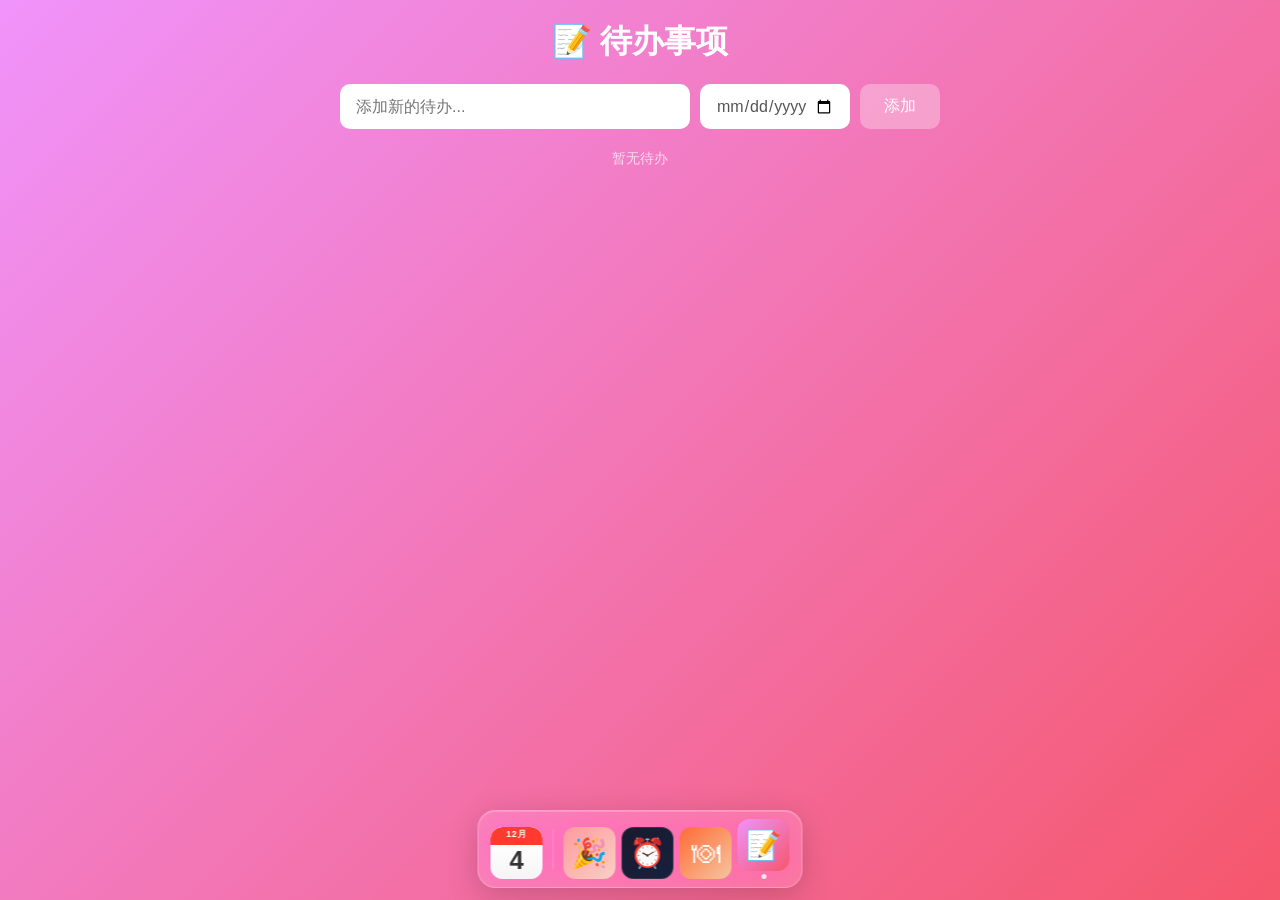
<file: todo.html>
<!DOCTYPE html>
<html lang="zh">
<head>
<meta charset="UTF-8">
<meta name="viewport" content="width=device-width, initial-scale=1.0">
<title>待办事项</title>
<link rel="stylesheet" href="css/common.css">
<script src="js/favicon.js"></script>
<style>
  body {
    background: linear-gradient(135deg, #f093fb, #f5576c);
    display: flex;
    flex-direction: column;
    align-items: center;
  }

  h1 { margin: 20px 0 20px; font-size: 2rem; }

  .todo-app {
    width: 90%;
    max-width: 600px;
    margin-bottom: 50px;
  }

  .input-row {
    display: flex;
    gap: 10px;
    margin-bottom: 20px;
  }

  .input-row input {
    flex: 1;
    padding: 12px 16px;
    border: none;
    border-radius: 10px;
    font-size: 1rem;
    outline: none;
  }

  .input-row input[type="date"] {
    flex: 0 0 auto;
    width: 150px;
    font-family: inherit;
    color: #555;
  }

  .input-row button {
    padding: 12px 24px;
    border: none;
    border-radius: 10px;
    background: rgba(255,255,255,0.3);
    color: #fff;
    font-size: 1rem;
    cursor: pointer;
    transition: background 0.2s;
  }

  .input-row button:hover { background: rgba(255,255,255,0.5); }

  .todo-list { list-style: none; padding: 0; }

  .todo-item {
    display: flex;
    align-items: center;
    gap: 12px;
    background: rgba(255,255,255,0.15);
    backdrop-filter: blur(6px);
    padding: 14px 16px;
    border-radius: 12px;
    margin-bottom: 10px;
    transition: opacity 0.3s;
  }

  .todo-item.done { opacity: 0.5; }
  .todo-item.done .todo-text { text-decoration: line-through; }

  .todo-item input[type="checkbox"] {
    width: 20px; height: 20px;
    cursor: pointer;
  }

  .todo-text { flex: 1; font-size: 1.05rem; }

  .todo-date {
    font-size: 0.75rem;
    background: rgba(255,255,255,0.25);
    padding: 3px 9px;
    border-radius: 8px;
    white-space: nowrap;
  }

  .todo-date.overdue {
    background: rgba(180,20,40,0.6);
    font-weight: 700;
  }

  @media (prefers-color-scheme: dark) {
    body { background: linear-gradient(135deg, #4a2040, #5c2333); }
  }

  .todo-delete {
    background: none;
    border: none;
    color: rgba(255,255,255,0.6);
    font-size: 1.2rem;
    cursor: pointer;
    transition: color 0.2s;
  }

  .todo-delete:hover { color: #fff; }

  .stats {
    text-align: center;
    font-size: 0.9rem;
    opacity: 0.7;
    margin-top: 16px;
  }
</style>
</head>
<body>


<h1>📝 待办事项</h1>

<div class="todo-app">
  <div class="input-row">
    <input type="text" id="todoInput" placeholder="添加新的待办..." onkeydown="if(event.key==='Enter') addTodo()">
    <input type="date" id="todoDate" title="可选：关联日期，日历首页会显示圆点">
    <button onclick="addTodo()">添加</button>
  </div>
  <ul class="todo-list" id="todoList"></ul>
  <div class="stats" id="stats"></div>
</div>

<script>
  const STORAGE_KEY = "calendar_todos";

  function loadTodos() {
    try { return JSON.parse(localStorage.getItem(STORAGE_KEY)) || []; }
    catch { return []; }
  }

  function saveTodos(todos) {
    localStorage.setItem(STORAGE_KEY, JSON.stringify(todos));
  }

  function render() {
    const todos = loadTodos();
    const list = document.getElementById("todoList");
    const stats = document.getElementById("stats");

    list.innerHTML = todos.map((t, i) => `
      <li class="todo-item ${t.done ? 'done' : ''}">
        <input type="checkbox" ${t.done ? 'checked' : ''} onchange="toggleTodo(${i})">
        <span class="todo-text">${escapeHtml(t.text)}</span>
        ${t.date ? `<span class="todo-date ${isOverdue(t) ? 'overdue' : ''}">${formatDate(t.date)}</span>` : ''}
        <button class="todo-delete" onclick="deleteTodo(${i})">✕</button>
      </li>
    `).join("");

    const done = todos.filter(t => t.done).length;
    stats.textContent = todos.length > 0
      ? `共 ${todos.length} 项，已完成 ${done} 项`
      : "暂无待办";
  }

  function formatDate(dateStr) {
    const [y, m, d] = dateStr.split("-").map(Number);
    const today = new Date();
    if (y === today.getFullYear() && m === today.getMonth() + 1 && d === today.getDate()) return "今天";
    return `${m}/${d}`;
  }

  function isOverdue(t) {
    if (t.done || !t.date) return false;
    const today = new Date();
    const todayStr = `${today.getFullYear()}-${String(today.getMonth()+1).padStart(2,"0")}-${String(today.getDate()).padStart(2,"0")}`;
    return t.date < todayStr;
  }

  function addTodo() {
    const input = document.getElementById("todoInput");
    const text = input.value.trim();
    if (!text) return;
    const date = document.getElementById("todoDate").value || null;
    const todos = loadTodos();
    todos.push({ text, done: false, date });
    saveTodos(todos);
    input.value = "";
    render();
  }

  function toggleTodo(index) {
    const todos = loadTodos();
    todos[index].done = !todos[index].done;
    saveTodos(todos);
    render();
  }

  function deleteTodo(index) {
    const todos = loadTodos();
    todos.splice(index, 1);
    saveTodos(todos);
    render();
  }

  function escapeHtml(str) {
    const div = document.createElement("div");
    div.textContent = str;
    return div.innerHTML;
  }

  render();
</script>
<script src="js/dock.js"></script>
<script>renderDock('todo');</script>

</body>
</html>
</file>
<file: css/common.css>
/* 全局共用样式 */
* { box-sizing: border-box; }

body {
  margin: 0;
  font-family: -apple-system, "SF Pro Display", "Helvetica Neue", "Microsoft YaHei", sans-serif;
  min-height: 100vh;
  color: #fff;
  overflow-x: hidden;
  padding-bottom: 100px; /* space for dock */
}

a { color: inherit; text-decoration: none; }

/* ===== macOS Dock ===== */
.dock-wrapper {
  position: fixed;
  bottom: 12px;
  left: 50%;
  transform: translateX(-50%);
  z-index: 1000;
}

.dock {
  display: flex;
  align-items: flex-end;
  gap: 6px;
  padding: 8px 12px;
  background: rgba(255,255,255,0.18);
  backdrop-filter: blur(20px) saturate(180%);
  -webkit-backdrop-filter: blur(20px) saturate(180%);
  border: 1px solid rgba(255,255,255,0.25);
  border-radius: 18px;
  box-shadow: 0 8px 32px rgba(0,0,0,0.18), inset 0 1px 0 rgba(255,255,255,0.2);
}

.dock-item {
  display: flex;
  flex-direction: column;
  align-items: center;
  text-decoration: none;
  color: #fff;
  transition: transform 0.2s cubic-bezier(0.34, 1.56, 0.64, 1);
  position: relative;
}

.dock-item:hover {
  transform: translateY(-8px) scale(1.3);
}

.dock-item:hover ~ .dock-item:first-of-type {
  transform: scale(1.1);
}

.dock-icon {
  width: 52px;
  height: 52px;
  border-radius: 12px;
  display: flex;
  align-items: center;
  justify-content: center;
  font-size: 1.8rem;
  transition: all 0.2s cubic-bezier(0.34, 1.56, 0.64, 1);
  position: relative;
}

.dock-item:hover .dock-icon {
  box-shadow: 0 4px 16px rgba(0,0,0,0.25);
}

/* Icon backgrounds mimicking macOS app icons */
.dock-icon.icon-calendar {
  background: linear-gradient(180deg, #fff 0%, #fff 30%, #f5f5f5 100%);
  color: #333;
  font-size: 0;
  overflow: hidden;
}

.dock-icon.icon-calendar::before {
  content: '';
  position: absolute;
  top: 0;
  left: 0;
  right: 0;
  height: 18px;
  background: #ff3b30;
  border-radius: 12px 12px 0 0;
}

.dock-icon.icon-calendar::after {
  content: attr(data-day);
  position: absolute;
  bottom: 4px;
  font-size: 1.6rem;
  font-weight: 700;
  color: #333;
}

.dock-icon.icon-calendar .month-label {
  position: absolute;
  top: 2px;
  font-size: 0.55rem;
  font-weight: 700;
  color: #fff;
  text-transform: uppercase;
  letter-spacing: 0.5px;
  z-index: 1;
}

.dock-icon.icon-countdown {
  background: linear-gradient(135deg, #ff9a9e, #fad0c4);
}

.dock-icon.icon-clock {
  background: linear-gradient(135deg, #1a1a2e, #16213e);
  border: 1px solid rgba(255,255,255,0.1);
}

.dock-icon.icon-food {
  background: linear-gradient(135deg, #ff6b35, #f7c59f);
}

.dock-icon.icon-todo {
  background: linear-gradient(135deg, #f093fb, #f5576c);
}

/* Tooltip on hover */
.dock-item .dock-tooltip {
  position: absolute;
  top: -32px;
  background: rgba(30,30,30,0.85);
  backdrop-filter: blur(10px);
  color: #fff;
  font-size: 0.72rem;
  padding: 4px 10px;
  border-radius: 6px;
  white-space: nowrap;
  opacity: 0;
  transform: translateY(4px);
  transition: all 0.2s;
  pointer-events: none;
}

.dock-item:hover .dock-tooltip {
  opacity: 1;
  transform: translateY(0);
}

/* Active indicator dot */
.dock-item.active .dock-icon::after {
  /* Override per icon if needed */
}

.dock-item.active::after {
  content: '';
  width: 5px;
  height: 5px;
  background: rgba(255,255,255,0.85);
  border-radius: 50%;
  margin-top: 3px;
}

/* Dock divider */
.dock-divider {
  width: 1px;
  height: 40px;
  background: rgba(255,255,255,0.2);
  margin: 0 4px;
  align-self: center;
}

/* Adjacent item scaling effect */
.dock-item:has(+ .dock-item:hover),
.dock-item:hover + .dock-item {
  transform: translateY(-4px) scale(1.12);
}

@media (max-width: 600px) {
  h1 { font-size: 1.6rem !important; }
  .dock-icon { width: 44px; height: 44px; }
  .dock-icon.icon-calendar::before { height: 14px; }
  .dock-icon.icon-calendar::after { font-size: 1.3rem; }
  .dock { padding: 6px 10px; gap: 4px; }
}
</file>
